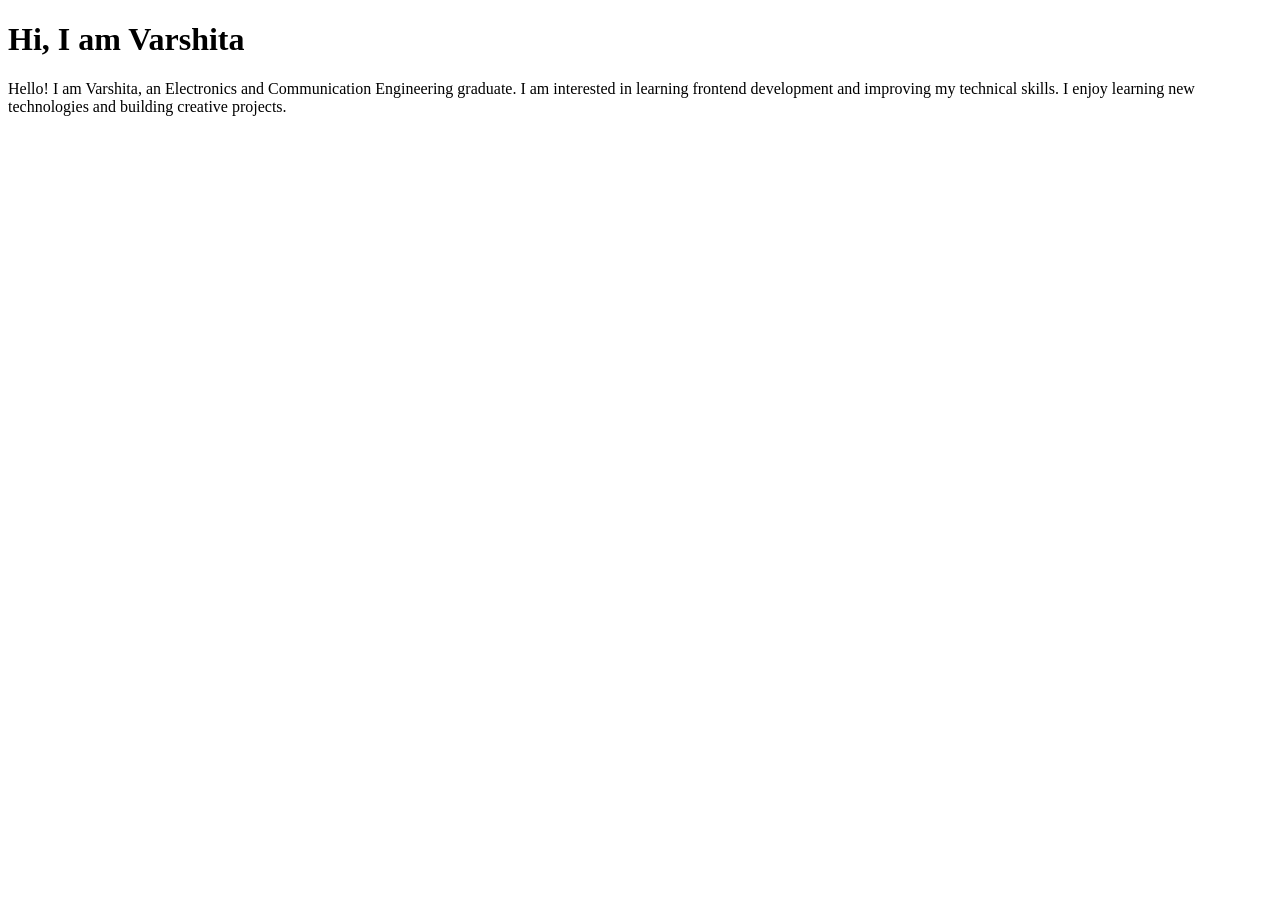
<file: index.html>
<!DOCTYPE html>
<html lang="en">
<head>
    <meta charset="UTF-8">
    <meta name="viewport" content="width=device-width, initial-scale=1.0">
    <title>Document</title>
</head>
<body>
    <h1>Hi, I am Varshita</h1>
    <p>Hello! I am Varshita, an Electronics and Communication Engineering graduate.
        I am interested in learning frontend development and improving my technical skills.
        I enjoy learning new technologies and building creative projects.</p>
</body>
</html>
</file>
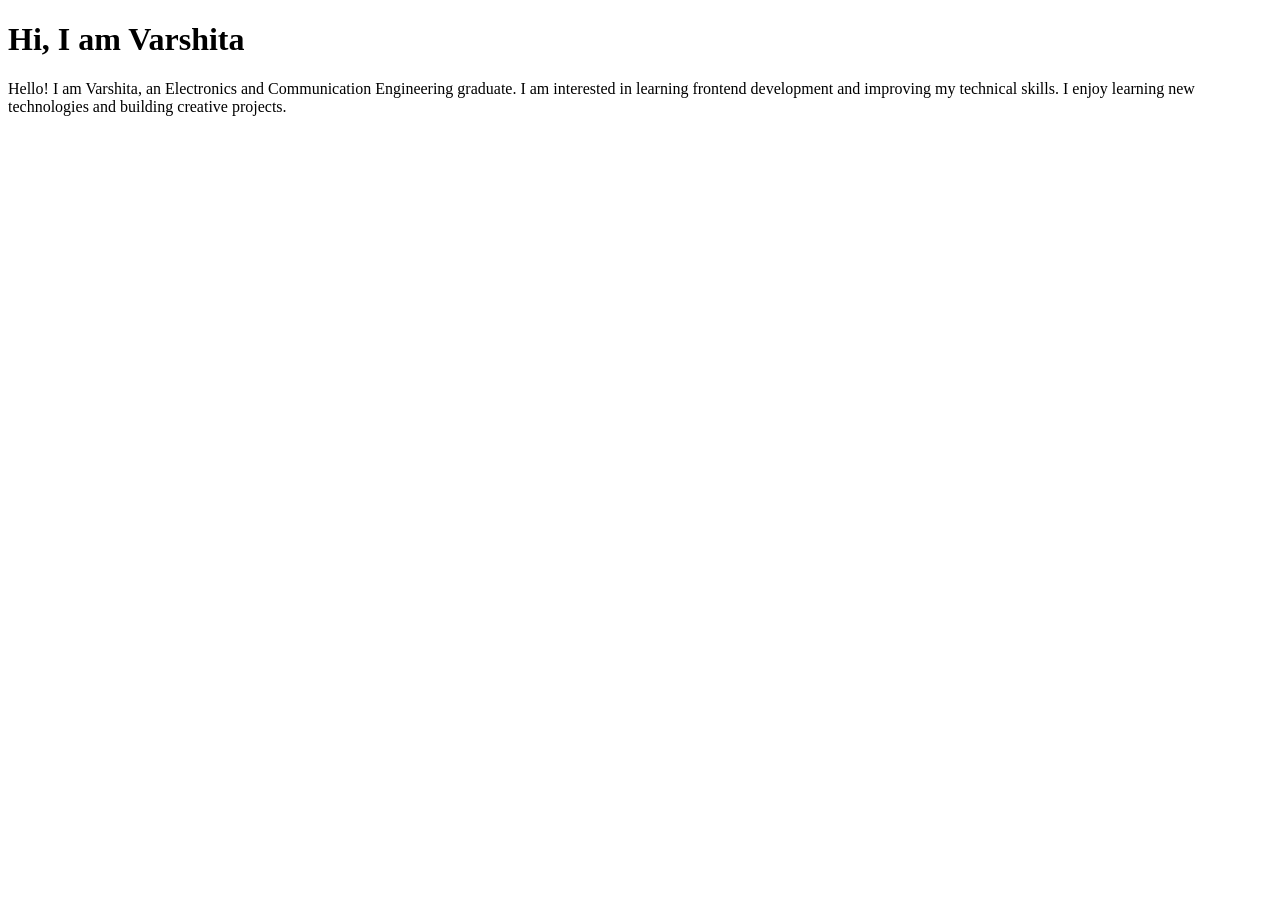
<file: task1.html>
<!DOCTYPE html>
<html lang="en">
<head>
    <meta charset="UTF-8">
    <meta name="viewport" content="width=device-width, initial-scale=1.0">
    <title>Document</title>
</head>
<body>
    <h1>Hi, I am Varshita</h1>
    <p>Hello! I am Varshita, an Electronics and Communication Engineering graduate.
        I am interested in learning frontend development and improving my technical skills.
        I enjoy learning new technologies and building creative projects.</p>
</body>
</html>
</file>
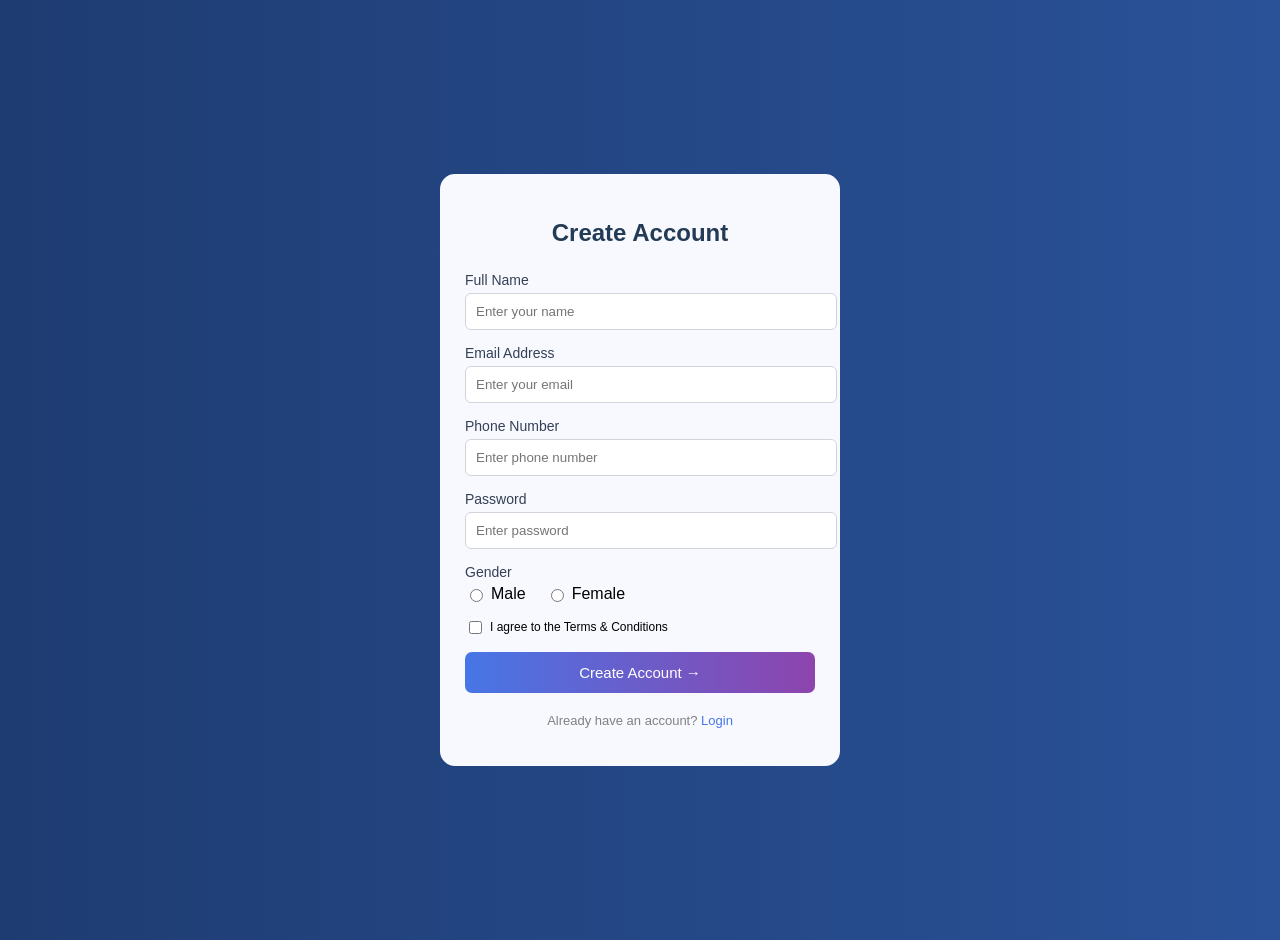
<file: task3.html>
<!DOCTYPE html>
<html lang="en">
<head>
    <meta charset="UTF-8">
    <meta name="viewport" content="width=device-width, initial-scale=1.0">
    <title>Create Account</title>
    <link rel="stylesheet" href="style3.css">
</head>
<body>

    <div class="box">

        

        <h2>Create Account</h2>
        

        <form>

            <label>Full Name</label>
            <input type="text" placeholder="Enter your name" required>

            <label>Email Address</label>
            <input type="email" placeholder="Enter your email" required>

            <label>Phone Number</label>
            <input type="tel" placeholder="Enter phone number" required>

            <label>Password</label>
            <input type="password" placeholder="Enter password" required>

            <label>Gender</label>

            <div class="gender">
                <label>
                    <input type="radio" name="gender" value="Male">
                    Male
                </label>

                <label>
                    <input type="radio" name="gender" value="Female">
                    Female
                </label>    
            </div>

            <div class="terms">
                <input type="checkbox" required>
                <span>I agree to the Terms & Conditions</span>
            </div>

            <button type="submit">Create Account →</button>

        </form>

        <p class="login">
            Already have an account? <a href="#">Login</a>
        </p>

    </div>

</body>
</html>
</file>
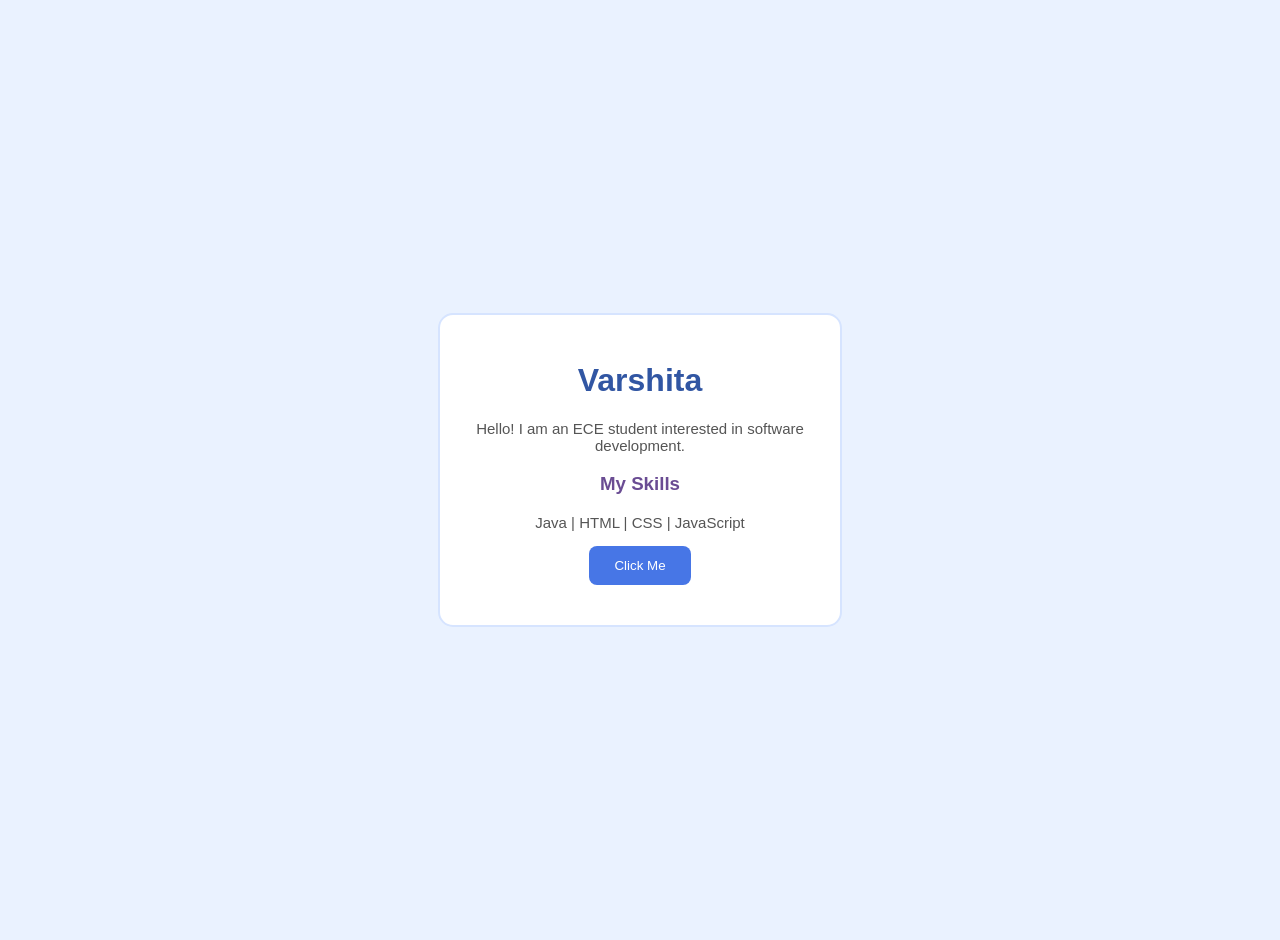
<file: task4.html>
<!DOCTYPE html>
<html lang="en">
<head>
    <meta charset="UTF-8">
    <meta name="viewport" content="width=device-width, initial-scale=1.0">
    <title>My Profile</title>
    <link rel="stylesheet" href="style4.css">
</head>
<body>

    <div class="profile">
        <h1>Varshita</h1>

        <p>Hello! I am an ECE student interested in software development.</p>

        <h3>My Skills</h3>

        <p>Java | HTML | CSS | JavaScript</p>

        <button onclick="showMessage()">Click Me</button>

        <p id="message"></p>
    </div>

    <script src="script4.js"></script>
</body>
</html>
</file>
<file: style3.css>
body {
    background: linear-gradient(to right, #1e3c72, #2a5298);
    font-family: Arial, sans-serif;
    display: flex;
    justify-content: center;
    align-items: center;
    min-height: 100vh;
    margin: 0;
    padding: 20px;
}

.box {
    background-color: #f8f9ff;
    width: 350px;
    padding: 25px;
    border-radius: 15px;
}

h2 {
    text-align: center;
    color: #243b55;
    margin-bottom: 25px;
}

form > label {
    display: block;
    color: #344054;
    font-size: 14px;
    margin-bottom: 5px;
}

form > input {
    width: 100%;
    padding: 10px;
    margin-bottom: 15px;
    border: 1px solid #d1d5db;
    border-radius: 6px;
}

.gender {
    display: flex;
    gap: 20px;
    margin-bottom: 15px;
}

.gender label {
    display: flex;
    align-items: center;
    gap: 5px;
}

.terms {
    display: flex;
    align-items: center;
    gap: 5px;
    margin-bottom: 15px;
    font-size: 12px;
}

button {
    width: 100%;
    padding: 12px;
    background: linear-gradient(to right, #4776e6, #8e44ad);
    color: white;
    border: none;
    border-radius: 7px;
    font-size: 15px;
    cursor: pointer;
}

button:hover {
    background: #365fc4;
}

.login {
    text-align: center;
    font-size: 13px;
    color: gray;
    margin-top: 20px;
}

a {
    color: #4776e6;
    text-decoration: none;
}
</file>
<file: style4.css>
body {
    background-color: #eaf2ff;
    font-family: Arial;
    display: flex;
    justify-content: center;
    align-items: center;
    min-height: 100vh;
    margin: 0;
    padding: 20px;
}

.profile {
    background-color: white;
    width: 350px;
    padding: 25px;
    border-radius: 15px;
    text-align: center;
    border: 2px solid #d6e4ff;
}

h1 {
    color: #3156a3;
}

h3 {
    color: #6a4c93;
}

p {
    color: #555;
    font-size: 15px;
}

button {
    background-color: #4776e6;
    color: white;
    padding: 12px 25px;
    border: none;
    border-radius: 8px;
    cursor: pointer;
}

button:hover {
    background-color: #3156a3;
}
</file>
